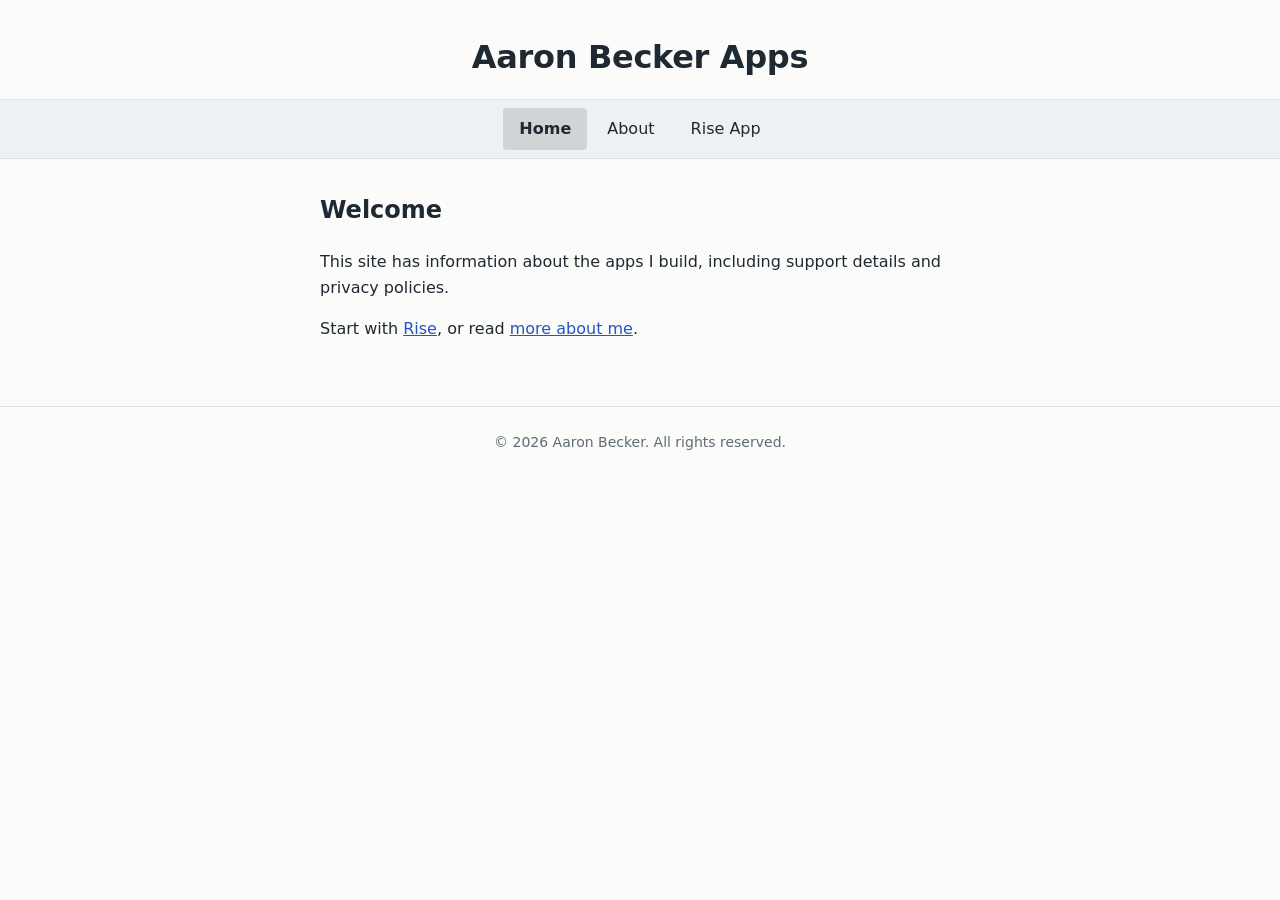
<file: index.html>
<!DOCTYPE html>
<html lang="en">
<head>
  <meta charset="utf-8">
  <meta name="viewport" content="width=device-width, initial-scale=1">
  <title>Home | Aaron Becker Apps</title>
  <link rel="stylesheet" href="style.css">
</head>
<body>
  <header><h1>Aaron Becker Apps</h1></header>
  <nav aria-label="Main">
    <a href="index.html" aria-current="page">Home</a>
    <a href="about.html">About</a>
    <a href="rise.html">Rise App</a>
  </nav>
  <main>
    <h2>Welcome</h2>
    <p>This site has information about the apps I build, including support details and privacy policies.</p>
    <p>Start with <a href="rise.html">Rise</a>, or read <a href="about.html">more about me</a>.</p>
  </main>
  <footer>&copy; 2026 Aaron Becker. All rights reserved.</footer>
</body>
</html>
</file>
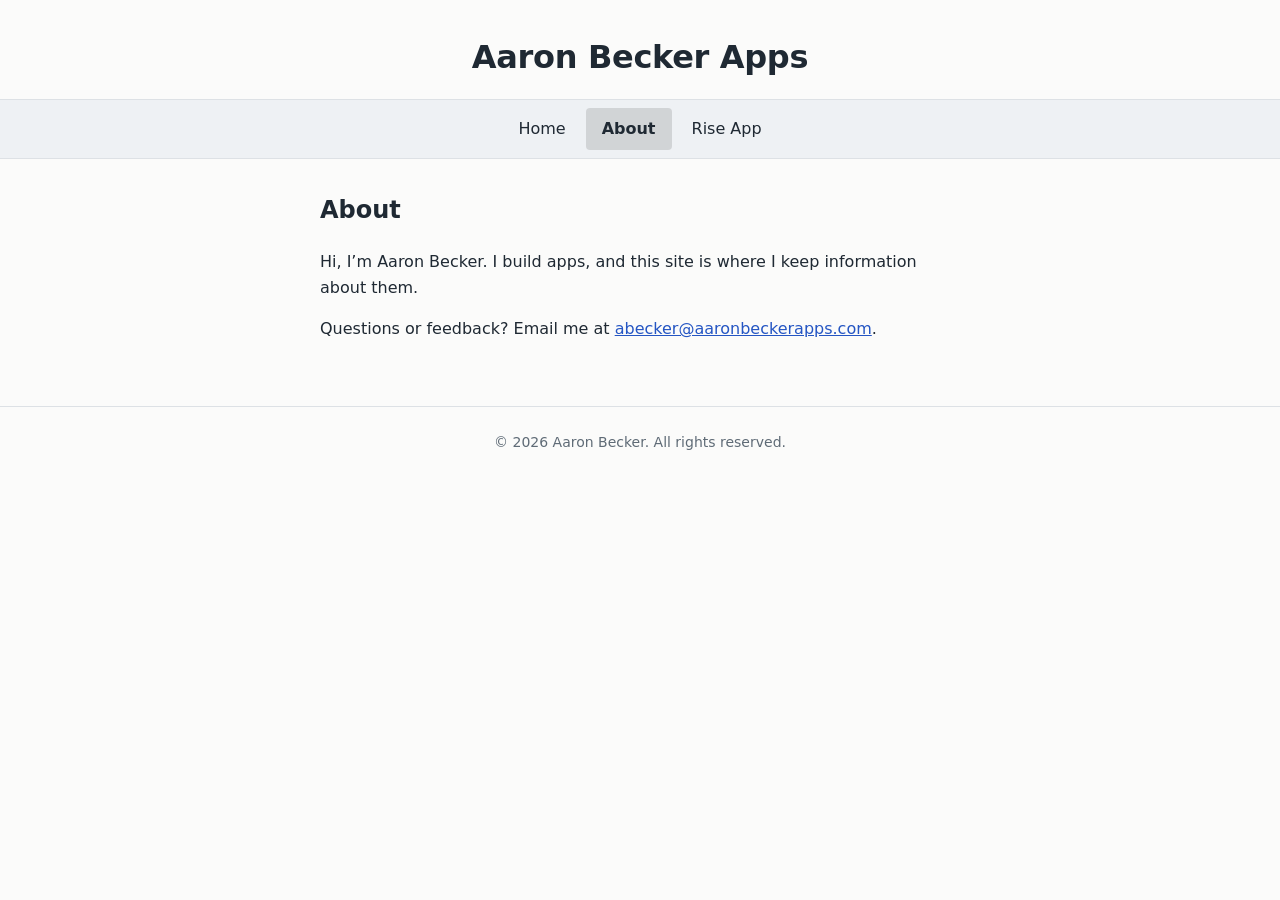
<file: about.html>
<!DOCTYPE html>
<html lang="en">
<head>
  <meta charset="utf-8">
  <meta name="viewport" content="width=device-width, initial-scale=1">
  <title>About | Aaron Becker Apps</title>
  <link rel="stylesheet" href="style.css">
</head>
<body>
  <header><h1>Aaron Becker Apps</h1></header>
  <nav aria-label="Main">
    <a href="index.html">Home</a>
    <a href="about.html" aria-current="page">About</a>
    <a href="rise.html">Rise App</a>
  </nav>
  <main>
    <h2>About</h2>
    <p>Hi, I&rsquo;m Aaron Becker. I build apps, and this site is where I keep information about them.</p>
    <p>Questions or feedback? Email me at <a href="mailto:abecker@aaronbeckerapps.com">abecker@aaronbeckerapps.com</a>.</p>
  </main>
  <footer>&copy; 2026 Aaron Becker. All rights reserved.</footer>
</body>
</html>
</file>
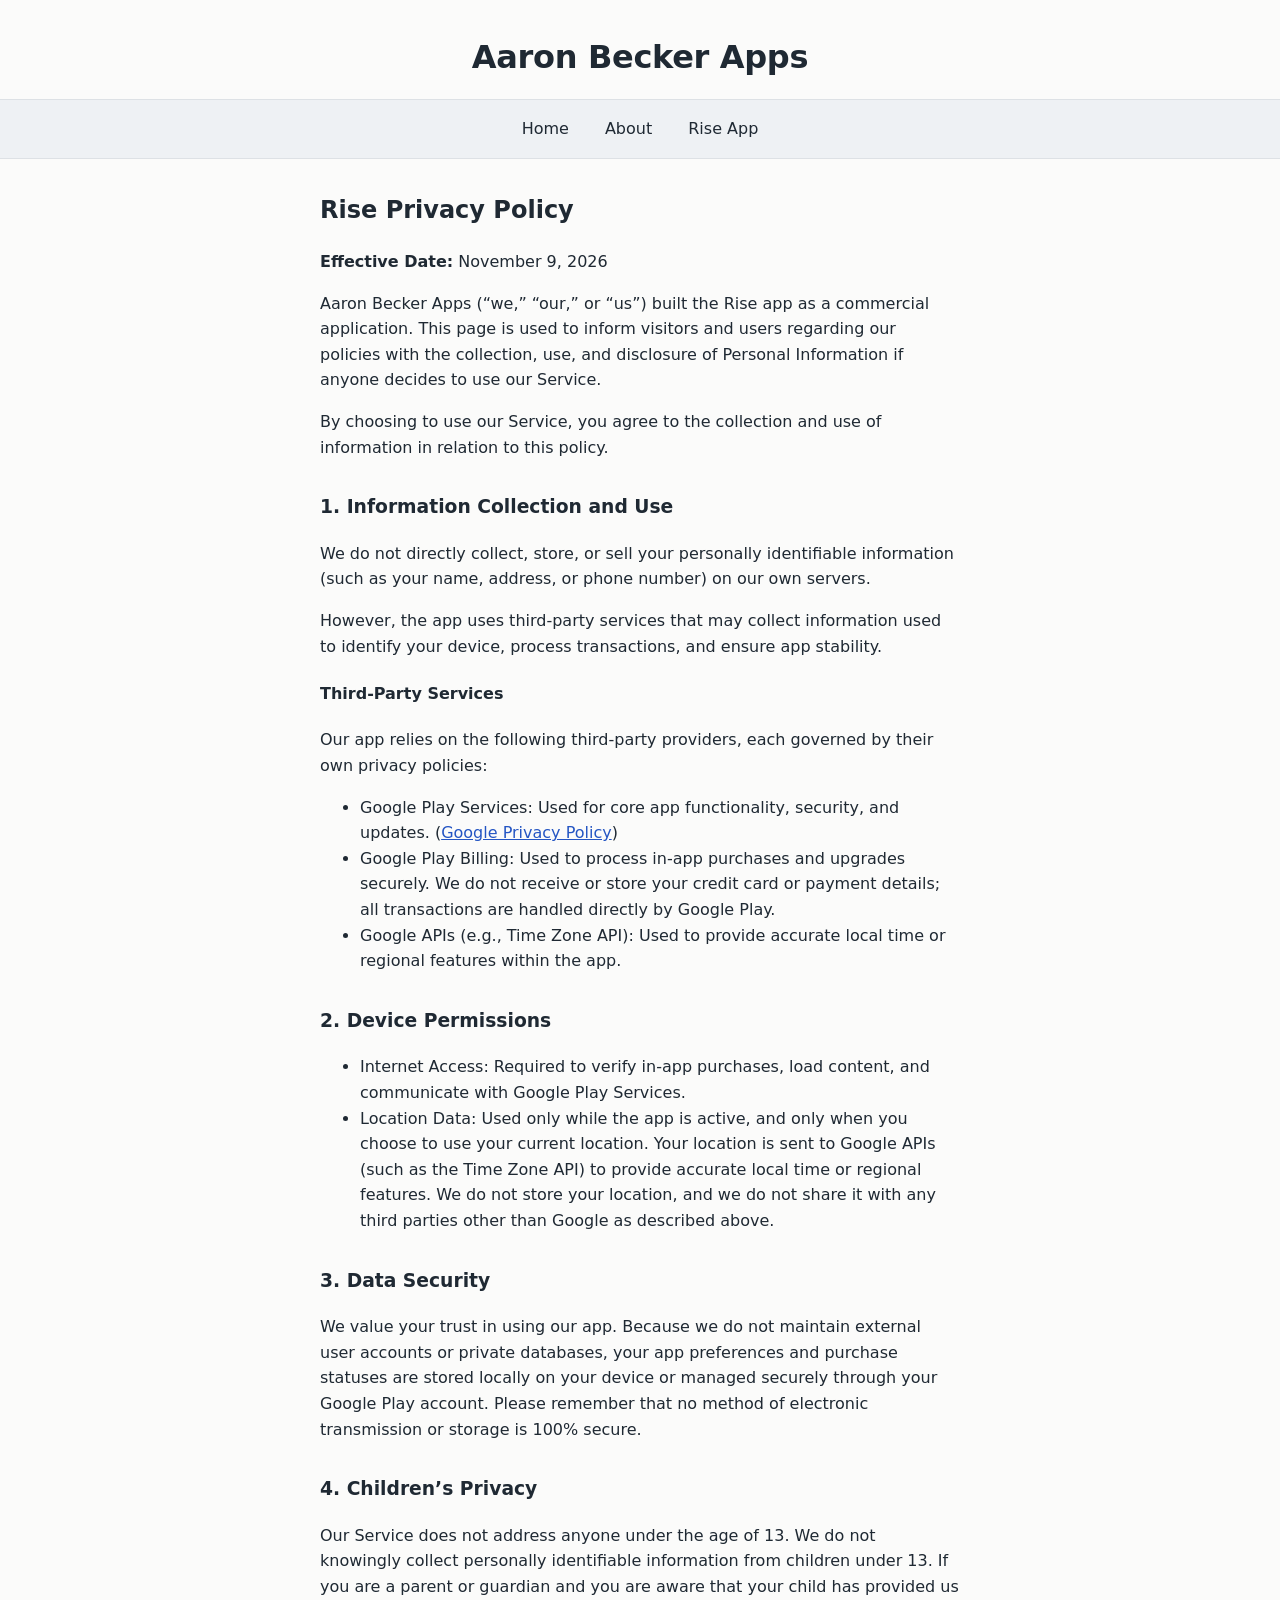
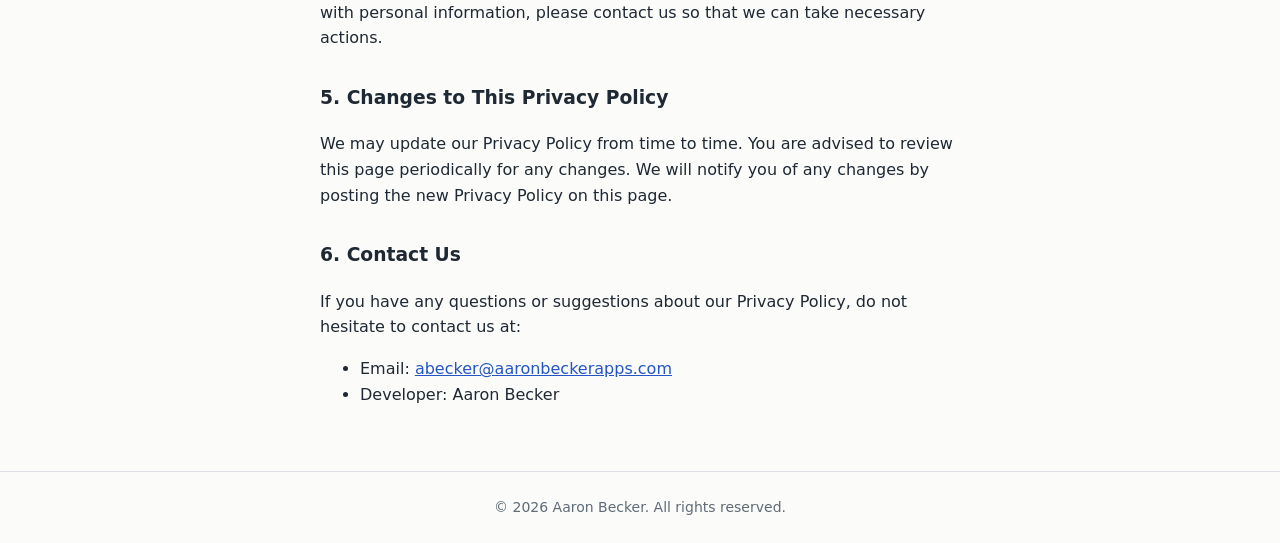
<file: rise-privacy.html>
<!DOCTYPE html>
<html lang="en">
<head>
  <meta charset="utf-8">
  <meta name="viewport" content="width=device-width, initial-scale=1">
  <title>Rise Privacy Policy | Aaron Becker Apps</title>
  <link rel="stylesheet" href="style.css">
</head>
<body>
  <header><h1>Aaron Becker Apps</h1></header>
  <nav aria-label="Main">
    <a href="index.html">Home</a>
    <a href="about.html">About</a>
    <a href="rise.html">Rise App</a>
  </nav>
  <main>
    <h2>Rise Privacy Policy</h2>
    <p><strong>Effective Date:</strong> November 9, 2026</p>
    <p>Aaron Becker Apps (&ldquo;we,&rdquo; &ldquo;our,&rdquo; or &ldquo;us&rdquo;) built the Rise app as a commercial application. This page is used to inform visitors and users regarding our policies with the collection, use, and disclosure of Personal Information if anyone decides to use our Service.</p>
    <p>By choosing to use our Service, you agree to the collection and use of information in relation to this policy.</p>

    <h3>1. Information Collection and Use</h3>
    <p>We do not directly collect, store, or sell your personally identifiable information (such as your name, address, or phone number) on our own servers.</p>
    <p>However, the app uses third-party services that may collect information used to identify your device, process transactions, and ensure app stability.</p>

    <h4>Third-Party Services</h4>
    <p>Our app relies on the following third-party providers, each governed by their own privacy policies:</p>
    <ul>
      <li>Google Play Services: Used for core app functionality, security, and updates. (<a href="https://policies.google.com/privacy">Google Privacy Policy</a>)</li>
      <li>Google Play Billing: Used to process in-app purchases and upgrades securely. We do not receive or store your credit card or payment details; all transactions are handled directly by Google Play.</li>
      <li>Google APIs (e.g., Time Zone API): Used to provide accurate local time or regional features within the app.</li>
    </ul>

    <h3>2. Device Permissions</h3>
    <ul>
      <li>Internet Access: Required to verify in-app purchases, load content, and communicate with Google Play Services.</li>
      <li>Location Data: Used only while the app is active, and only when you choose to use your current location. Your location is sent to Google APIs (such as the Time Zone API) to provide accurate local time or regional features. We do not store your location, and we do not share it with any third parties other than Google as described above.</li>
    </ul>

    <h3>3. Data Security</h3>
    <p>We value your trust in using our app. Because we do not maintain external user accounts or private databases, your app preferences and purchase statuses are stored locally on your device or managed securely through your Google Play account. Please remember that no method of electronic transmission or storage is 100% secure.</p>

    <h3>4. Children&rsquo;s Privacy</h3>
    <p>Our Service does not address anyone under the age of 13. We do not knowingly collect personally identifiable information from children under 13. If you are a parent or guardian and you are aware that your child has provided us with personal information, please contact us so that we can take necessary actions.</p>

    <h3>5. Changes to This Privacy Policy</h3>
    <p>We may update our Privacy Policy from time to time. You are advised to review this page periodically for any changes. We will notify you of any changes by posting the new Privacy Policy on this page.</p>

    <h3>6. Contact Us</h3>
    <p>If you have any questions or suggestions about our Privacy Policy, do not hesitate to contact us at:</p>
    <ul>
      <li>Email: <a href="mailto:abecker@aaronbeckerapps.com">abecker@aaronbeckerapps.com</a></li>
      <li>Developer: Aaron Becker</li>
    </ul>
  </main>
  <footer>&copy; 2026 Aaron Becker. All rights reserved.</footer>
</body>
</html>
</file>
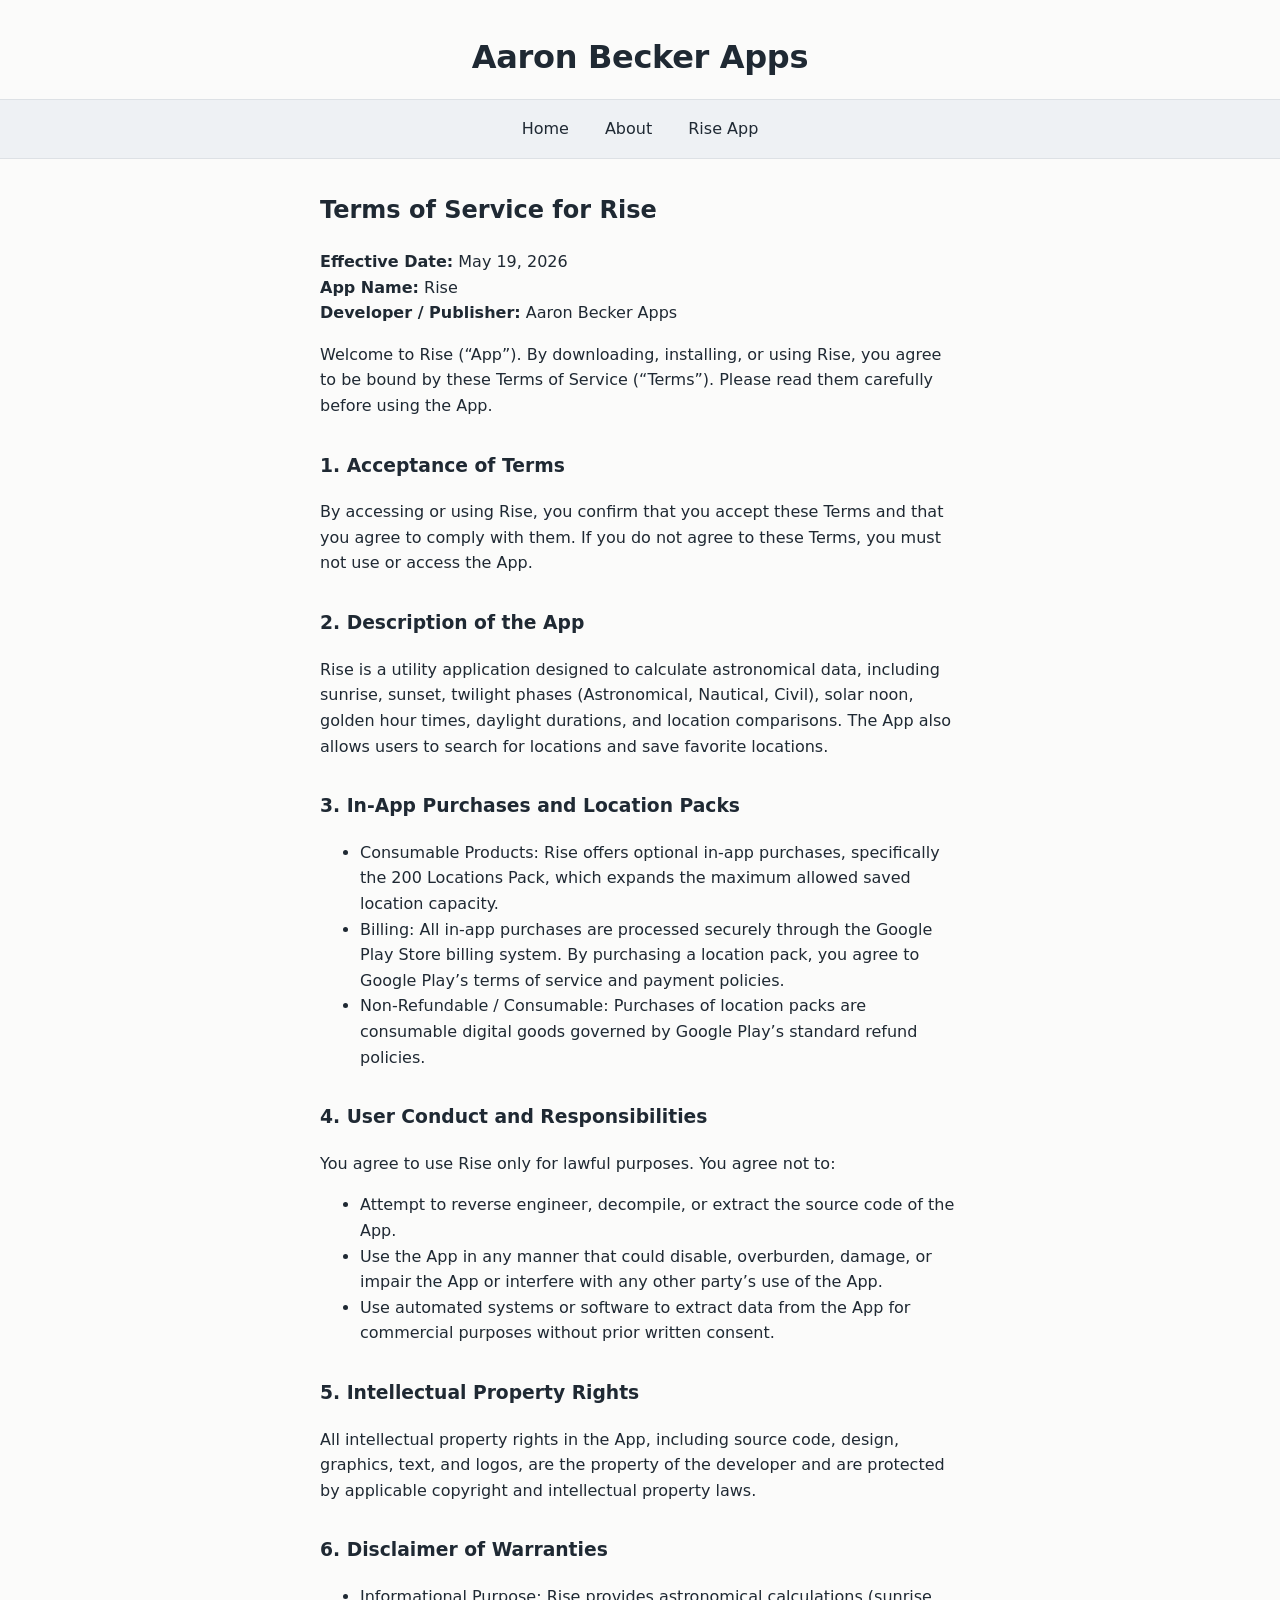
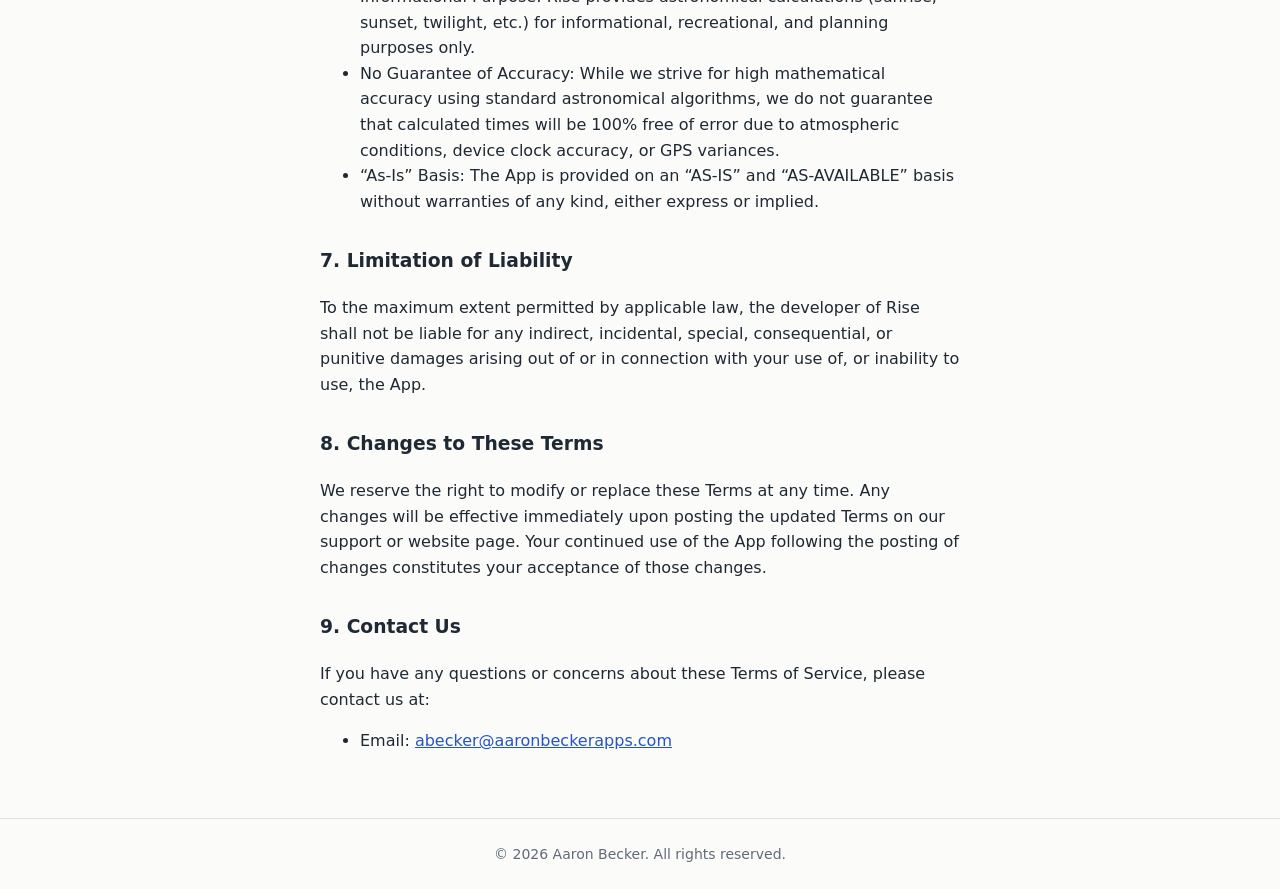
<file: rise-termsofservice.html>
<!DOCTYPE html>
<html lang="en">
<head>
  <meta charset="utf-8">
  <meta name="viewport" content="width=device-width, initial-scale=1">
  <title>Terms of Service | Aaron Becker Apps</title>
  <link rel="stylesheet" href="style.css">
</head>
<body>
  <header><h1>Aaron Becker Apps</h1></header>
  <nav aria-label="Main">
    <a href="index.html">Home</a>
    <a href="about.html">About</a>
    <a href="rise.html">Rise App</a>
  </nav>
  <main>
    <h2>Terms of Service for Rise</h2>
    <p><strong>Effective Date:</strong> May 19, 2026<br>
    <strong>App Name:</strong> Rise<br>
    <strong>Developer / Publisher:</strong> Aaron Becker Apps</p>
    <p>Welcome to Rise (&ldquo;App&rdquo;). By downloading, installing, or using Rise, you agree to be bound by these Terms of Service (&ldquo;Terms&rdquo;). Please read them carefully before using the App.</p>

    <h3>1. Acceptance of Terms</h3>
    <p>By accessing or using Rise, you confirm that you accept these Terms and that you agree to comply with them. If you do not agree to these Terms, you must not use or access the App.</p>

    <h3>2. Description of the App</h3>
    <p>Rise is a utility application designed to calculate astronomical data, including sunrise, sunset, twilight phases (Astronomical, Nautical, Civil), solar noon, golden hour times, daylight durations, and location comparisons. The App also allows users to search for locations and save favorite locations.</p>

    <h3>3. In-App Purchases and Location Packs</h3>
    <ul>
      <li>Consumable Products: Rise offers optional in-app purchases, specifically the 200 Locations Pack, which expands the maximum allowed saved location capacity.</li>
      <li>Billing: All in-app purchases are processed securely through the Google Play Store billing system. By purchasing a location pack, you agree to Google Play&rsquo;s terms of service and payment policies.</li>
      <li>Non-Refundable / Consumable: Purchases of location packs are consumable digital goods governed by Google Play&rsquo;s standard refund policies.</li>
    </ul>

    <h3>4. User Conduct and Responsibilities</h3>
    <p>You agree to use Rise only for lawful purposes. You agree not to:</p>
    <ul>
      <li>Attempt to reverse engineer, decompile, or extract the source code of the App.</li>
      <li>Use the App in any manner that could disable, overburden, damage, or impair the App or interfere with any other party&rsquo;s use of the App.</li>
      <li>Use automated systems or software to extract data from the App for commercial purposes without prior written consent.</li>
    </ul>

    <h3>5. Intellectual Property Rights</h3>
    <p>All intellectual property rights in the App, including source code, design, graphics, text, and logos, are the property of the developer and are protected by applicable copyright and intellectual property laws.</p>

    <h3>6. Disclaimer of Warranties</h3>
    <ul>
      <li>Informational Purpose: Rise provides astronomical calculations (sunrise, sunset, twilight, etc.) for informational, recreational, and planning purposes only.</li>
      <li>No Guarantee of Accuracy: While we strive for high mathematical accuracy using standard astronomical algorithms, we do not guarantee that calculated times will be 100% free of error due to atmospheric conditions, device clock accuracy, or GPS variances.</li>
      <li>&ldquo;As-Is&rdquo; Basis: The App is provided on an &ldquo;AS-IS&rdquo; and &ldquo;AS-AVAILABLE&rdquo; basis without warranties of any kind, either express or implied.</li>
    </ul>

    <h3>7. Limitation of Liability</h3>
    <p>To the maximum extent permitted by applicable law, the developer of Rise shall not be liable for any indirect, incidental, special, consequential, or punitive damages arising out of or in connection with your use of, or inability to use, the App.</p>

    <h3>8. Changes to These Terms</h3>
    <p>We reserve the right to modify or replace these Terms at any time. Any changes will be effective immediately upon posting the updated Terms on our support or website page. Your continued use of the App following the posting of changes constitutes your acceptance of those changes.</p>

    <h3>9. Contact Us</h3>
    <p>If you have any questions or concerns about these Terms of Service, please contact us at:</p>
    <ul>
      <li>Email: <a href="mailto:abecker@aaronbeckerapps.com">abecker@aaronbeckerapps.com</a></li>
    </ul>
  </main>
  <footer>&copy; 2026 Aaron Becker. All rights reserved.</footer>
</body>
</html>
</file>
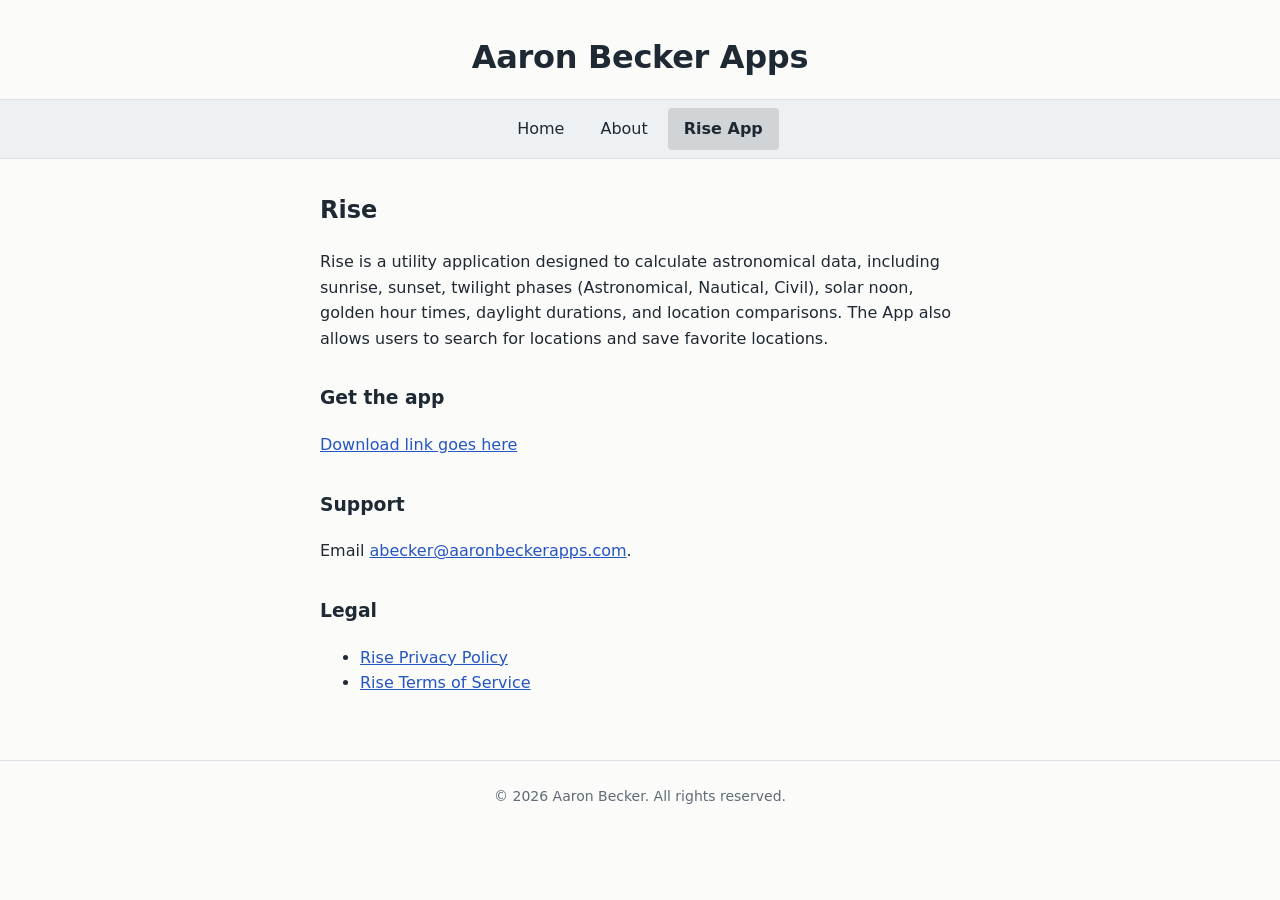
<file: rise.html>
<!DOCTYPE html>
<html lang="en">
<head>
  <meta charset="utf-8">
  <meta name="viewport" content="width=device-width, initial-scale=1">
  <title>Rise App | Aaron Becker Apps</title>
  <link rel="stylesheet" href="style.css">
</head>
<body>
  <header><h1>Aaron Becker Apps</h1></header>
  <nav aria-label="Main">
    <a href="index.html">Home</a>
    <a href="about.html">About</a>
    <a href="rise.html" aria-current="page">Rise App</a>
  </nav>
  <main>
    <h2>Rise</h2>
    <p>Rise is a utility application designed to calculate astronomical data, including sunrise, sunset, twilight phases (Astronomical, Nautical, Civil), solar noon, golden hour times, daylight durations, and location comparisons. The App also allows users to search for locations and save favorite locations.</p>
    <h3>Get the app</h3>
    <p><a href="#">Download link goes here</a></p>
    <h3>Support</h3>
    <p>Email <a href="mailto:abecker@aaronbeckerapps.com">abecker@aaronbeckerapps.com</a>.</p>
    <h3>Legal</h3>
    <ul>
      <li><a href="rise-privacy.html">Rise Privacy Policy</a></li>
      <li><a href="rise-termsofservice.html">Rise Terms of Service</a></li>
    </ul>
  </main>
  <footer>&copy; 2026 Aaron Becker. All rights reserved.</footer>
</body>
</html>
</file>
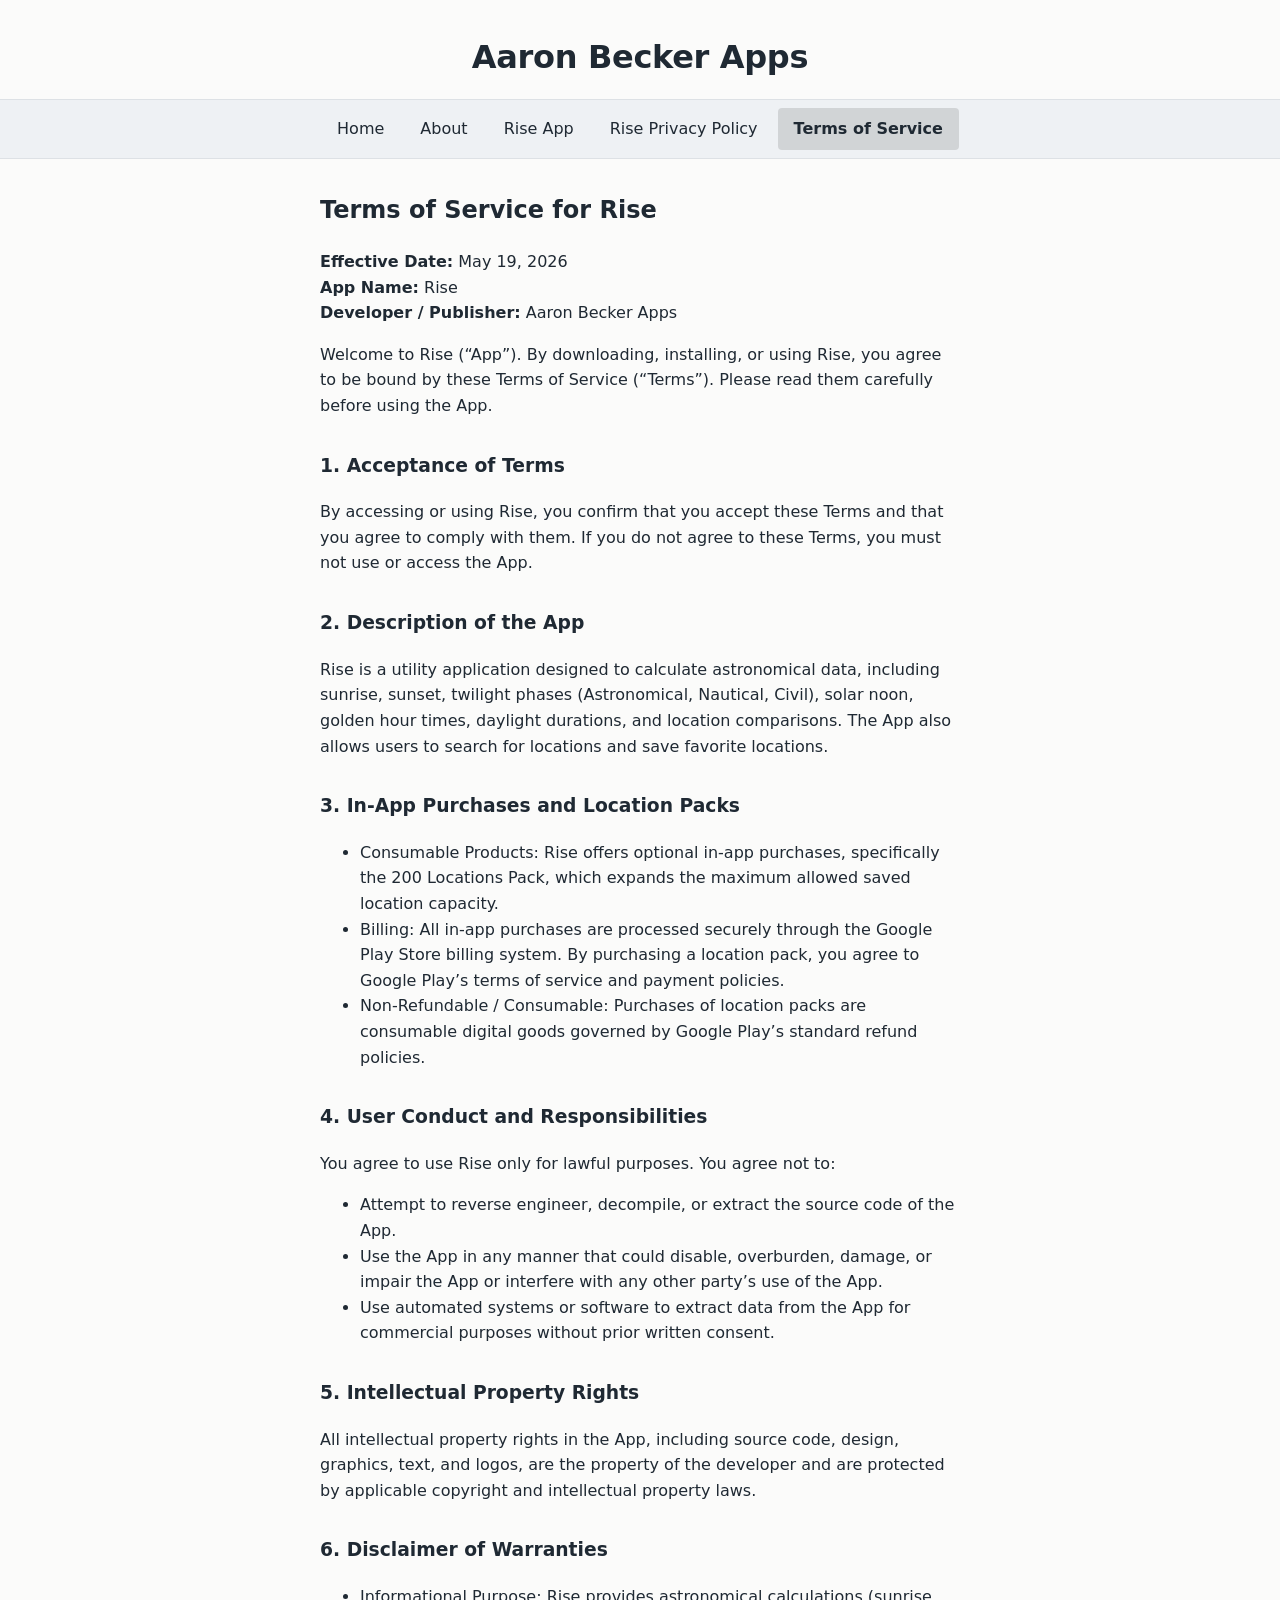
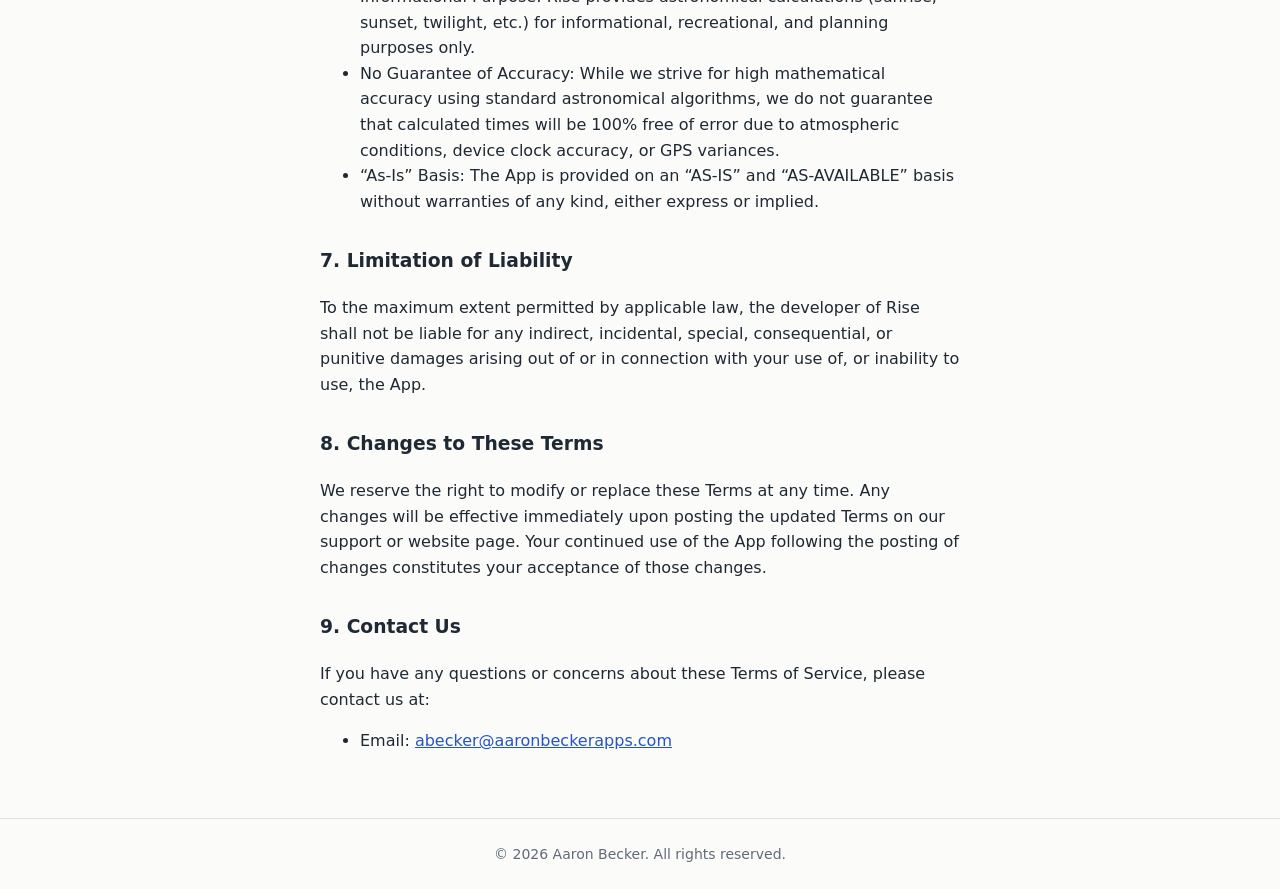
<file: termsofservice.html>
<!DOCTYPE html>
<html lang="en">
<head>
  <meta charset="utf-8">
  <meta name="viewport" content="width=device-width, initial-scale=1">
  <title>Terms of Service | Aaron Becker Apps</title>
  <link rel="stylesheet" href="style.css">
</head>
<body>
  <header><h1>Aaron Becker Apps</h1></header>
  <nav aria-label="Main">
    <a href="index.html">Home</a>
    <a href="about.html">About</a>
    <a href="rise.html">Rise App</a>
    <a href="rise-privacy.html">Rise Privacy Policy</a>
    <a href="termsofservice.html" aria-current="page">Terms of Service</a>
  </nav>
  <main>
    <h2>Terms of Service for Rise</h2>
    <p><strong>Effective Date:</strong> May 19, 2026<br>
    <strong>App Name:</strong> Rise<br>
    <strong>Developer / Publisher:</strong> Aaron Becker Apps</p>
    <p>Welcome to Rise (&ldquo;App&rdquo;). By downloading, installing, or using Rise, you agree to be bound by these Terms of Service (&ldquo;Terms&rdquo;). Please read them carefully before using the App.</p>

    <h3>1. Acceptance of Terms</h3>
    <p>By accessing or using Rise, you confirm that you accept these Terms and that you agree to comply with them. If you do not agree to these Terms, you must not use or access the App.</p>

    <h3>2. Description of the App</h3>
    <p>Rise is a utility application designed to calculate astronomical data, including sunrise, sunset, twilight phases (Astronomical, Nautical, Civil), solar noon, golden hour times, daylight durations, and location comparisons. The App also allows users to search for locations and save favorite locations.</p>

    <h3>3. In-App Purchases and Location Packs</h3>
    <ul>
      <li>Consumable Products: Rise offers optional in-app purchases, specifically the 200 Locations Pack, which expands the maximum allowed saved location capacity.</li>
      <li>Billing: All in-app purchases are processed securely through the Google Play Store billing system. By purchasing a location pack, you agree to Google Play&rsquo;s terms of service and payment policies.</li>
      <li>Non-Refundable / Consumable: Purchases of location packs are consumable digital goods governed by Google Play&rsquo;s standard refund policies.</li>
    </ul>

    <h3>4. User Conduct and Responsibilities</h3>
    <p>You agree to use Rise only for lawful purposes. You agree not to:</p>
    <ul>
      <li>Attempt to reverse engineer, decompile, or extract the source code of the App.</li>
      <li>Use the App in any manner that could disable, overburden, damage, or impair the App or interfere with any other party&rsquo;s use of the App.</li>
      <li>Use automated systems or software to extract data from the App for commercial purposes without prior written consent.</li>
    </ul>

    <h3>5. Intellectual Property Rights</h3>
    <p>All intellectual property rights in the App, including source code, design, graphics, text, and logos, are the property of the developer and are protected by applicable copyright and intellectual property laws.</p>

    <h3>6. Disclaimer of Warranties</h3>
    <ul>
      <li>Informational Purpose: Rise provides astronomical calculations (sunrise, sunset, twilight, etc.) for informational, recreational, and planning purposes only.</li>
      <li>No Guarantee of Accuracy: While we strive for high mathematical accuracy using standard astronomical algorithms, we do not guarantee that calculated times will be 100% free of error due to atmospheric conditions, device clock accuracy, or GPS variances.</li>
      <li>&ldquo;As-Is&rdquo; Basis: The App is provided on an &ldquo;AS-IS&rdquo; and &ldquo;AS-AVAILABLE&rdquo; basis without warranties of any kind, either express or implied.</li>
    </ul>

    <h3>7. Limitation of Liability</h3>
    <p>To the maximum extent permitted by applicable law, the developer of Rise shall not be liable for any indirect, incidental, special, consequential, or punitive damages arising out of or in connection with your use of, or inability to use, the App.</p>

    <h3>8. Changes to These Terms</h3>
    <p>We reserve the right to modify or replace these Terms at any time. Any changes will be effective immediately upon posting the updated Terms on our support or website page. Your continued use of the App following the posting of changes constitutes your acceptance of those changes.</p>

    <h3>9. Contact Us</h3>
    <p>If you have any questions or concerns about these Terms of Service, please contact us at:</p>
    <ul>
      <li>Email: <a href="mailto:abecker@aaronbeckerapps.com">abecker@aaronbeckerapps.com</a></li>
    </ul>
  </main>
  <footer>&copy; 2026 Aaron Becker. All rights reserved.</footer>
</body>
</html>
</file>
<file: style.css>
:root {
  --bg: #fbfbfa;
  --text: #1f2933;
  --muted: #5f6b76;
  --accent: #2455c3;
  --bar: #eef1f4;
  --bar-text: #1f2933;
  --line: #dde1e5;
}
* { box-sizing: border-box; }
body {
  margin: 0;
  background: var(--bg);
  color: var(--text);
  font-family: system-ui, -apple-system, "Segoe UI", Roboto, sans-serif;
  line-height: 1.6;
}
header {
  padding: 2rem 1rem 1rem;
  text-align: center;
  border-bottom: 1px solid var(--line);
}
header h1 { margin: 0; font-size: 2rem; letter-spacing: -0.01em; }
nav {
  background: var(--bar);
  border-bottom: 1px solid var(--line);
  display: flex;
  flex-wrap: wrap;
  justify-content: center;
  gap: 0.25rem;
  padding: 0.5rem;
}
nav a {
  color: var(--bar-text);
  text-decoration: none;
  padding: 0.5rem 1rem;
  border-radius: 4px;
}
nav a:hover, nav a:focus-visible { background: rgba(0,0,0,0.07); }
nav a[aria-current="page"] { background: rgba(0,0,0,0.12); font-weight: 600; }
main { max-width: 42rem; margin: 0 auto; padding: 2rem 1rem 3rem; }
main h2 { margin-top: 0; }
main h3 { margin-top: 2rem; }
a { color: var(--accent); }
footer {
  text-align: center;
  color: var(--muted);
  font-size: 0.875rem;
  padding: 1.5rem 1rem;
  border-top: 1px solid var(--line);
}
</file>
